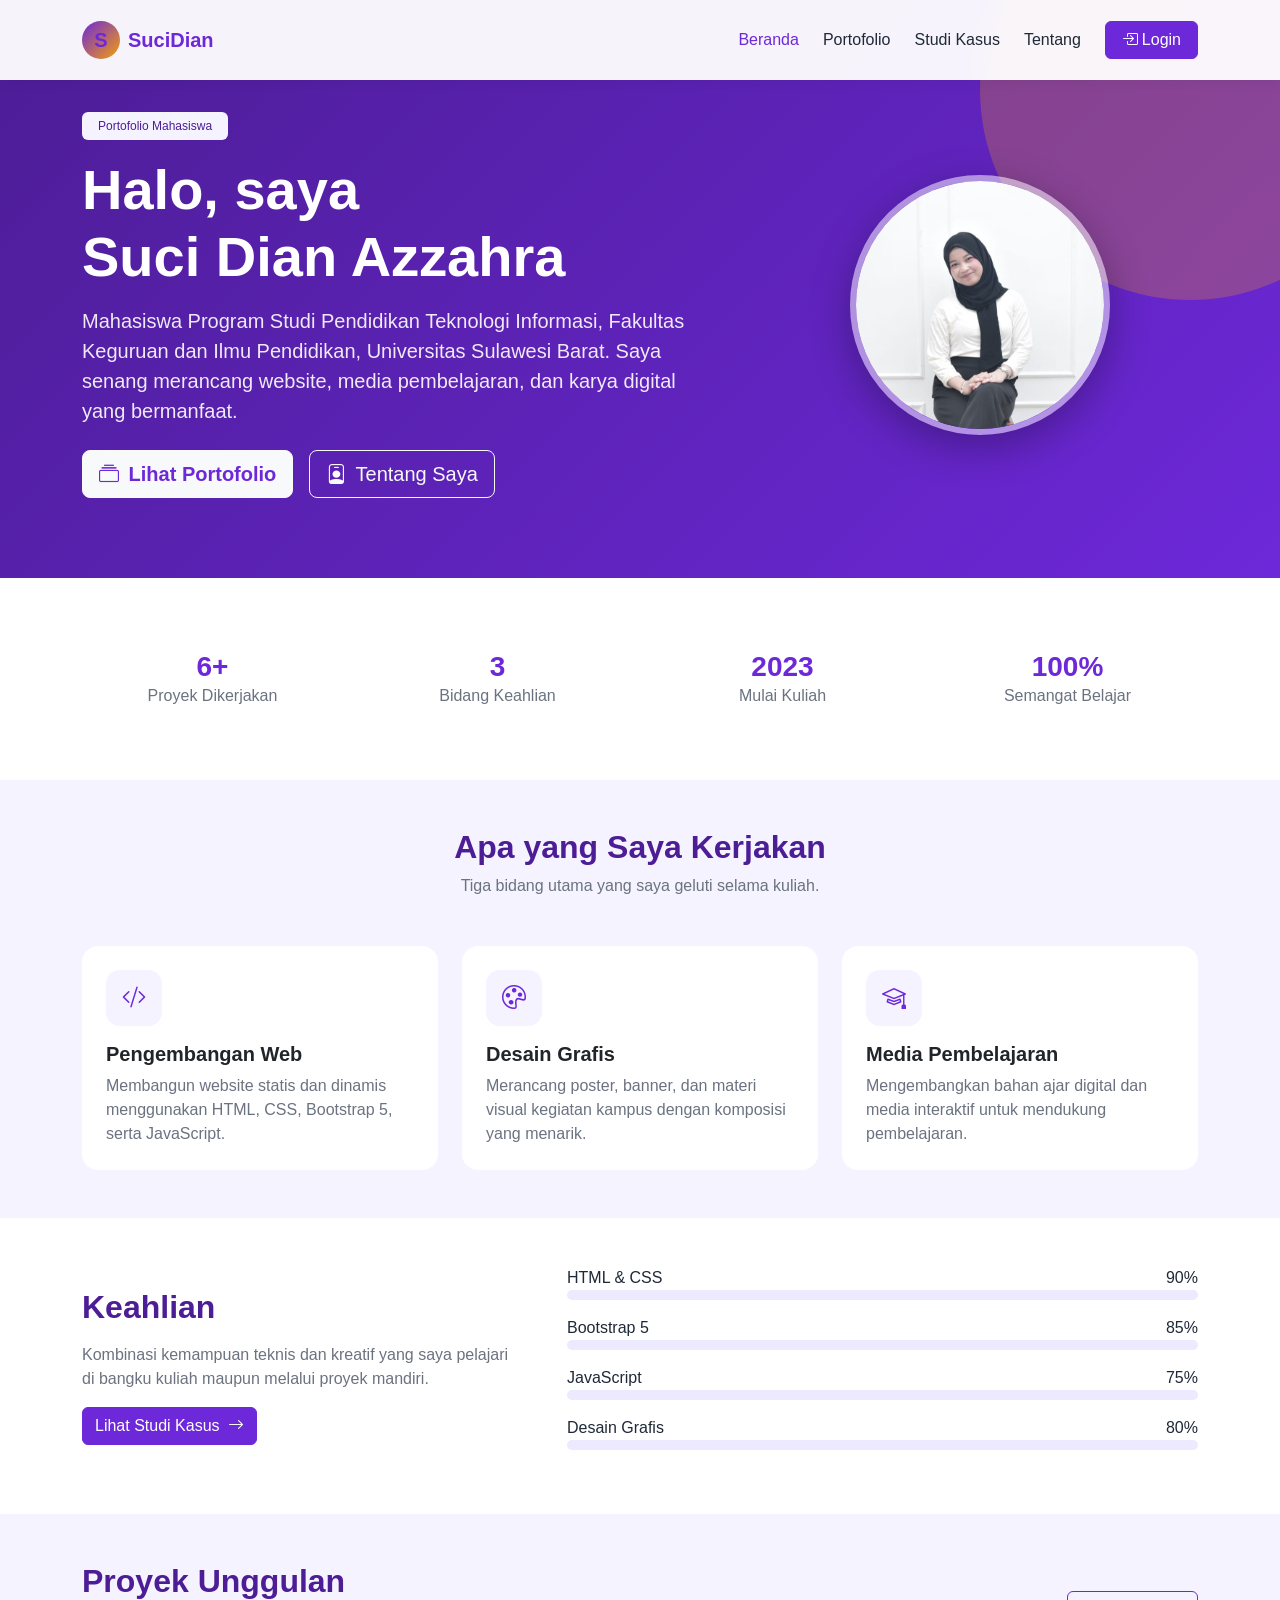
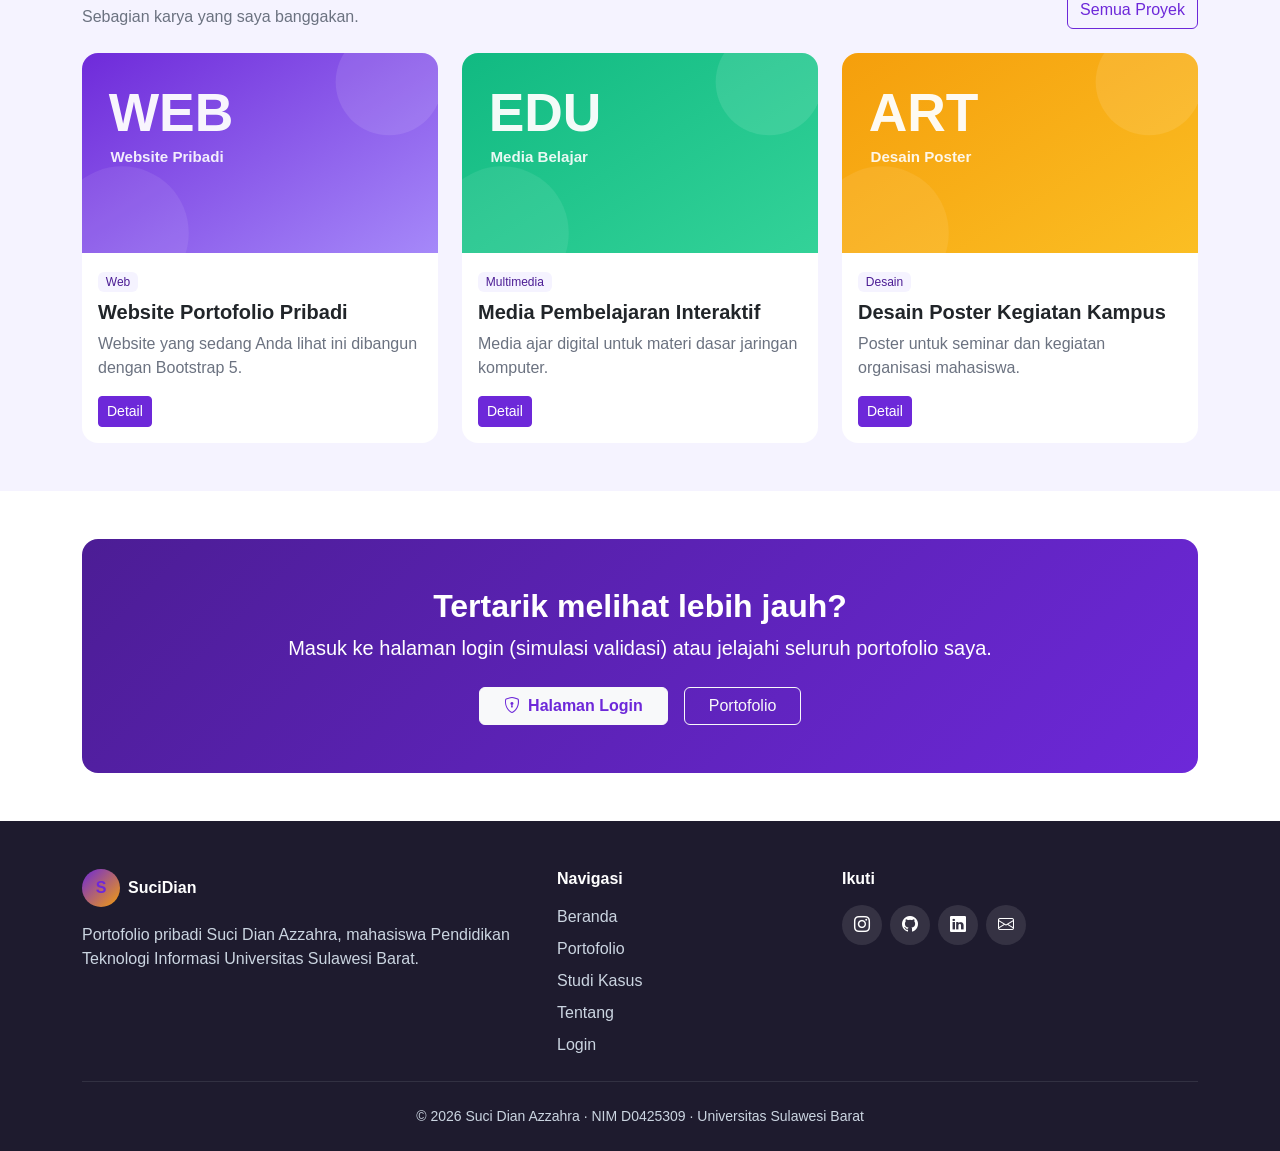
<file: index.html>
<!DOCTYPE html>
<html lang="id">
<head>
  <meta charset="UTF-8">
  <meta name="viewport" content="width=device-width, initial-scale=1">
  <meta name="description" content="Website portofolio pribadi Suci Dian Azzahra, mahasiswa Pendidikan Teknologi Informasi Universitas Sulawesi Barat.">
  <title>Beranda | Portofolio Suci Dian Azzahra</title>

  <!-- Bootstrap 5 CSS -->
  <link href="https://cdn.jsdelivr.net/npm/bootstrap@5.3.3/dist/css/bootstrap.min.css" rel="stylesheet">
  <!-- Bootstrap Icons -->
  <link href="https://cdn.jsdelivr.net/npm/bootstrap-icons@1.11.3/font/bootstrap-icons.min.css" rel="stylesheet">
  <!-- CSS kustom -->
  <link rel="stylesheet" href="css/style.css">
</head>
<body>

  <!-- ================= NAVBAR ================= -->
  <nav class="navbar navbar-expand-lg navbar-light fixed-top py-3">
    <div class="container">
      <a class="navbar-brand d-flex align-items-center gap-2 fw-bold" href="index.html">
        <span class="brand-logo">S</span>
        <span>Suci<span class="text-primary">Dian</span></span>
      </a>
      <button class="navbar-toggler" type="button" data-bs-toggle="collapse" data-bs-target="#navMenu"
              aria-controls="navMenu" aria-expanded="false" aria-label="Buka menu navigasi">
        <span class="navbar-toggler-icon"></span>
      </button>

      <div class="collapse navbar-collapse" id="navMenu">
        <ul class="navbar-nav ms-auto mb-2 mb-lg-0 align-items-lg-center gap-lg-2">
          <li class="nav-item"><a class="nav-link" href="index.html">Beranda</a></li>
          <li class="nav-item"><a class="nav-link" href="projects.html">Portofolio</a></li>
          <li class="nav-item"><a class="nav-link" href="detail.html">Studi Kasus</a></li>
          <li class="nav-item"><a class="nav-link" href="about.html">Tentang</a></li>
          <li class="nav-item ms-lg-2">
            <a class="btn btn-primary px-3" href="login.html">
              <i class="bi bi-box-arrow-in-right me-1"></i>Login
            </a>
          </li>
        </ul>
      </div>
    </div>
  </nav>

  <!-- ================= HERO SECTION ================= -->
  <header class="hero">
    <div class="container position-relative" style="z-index: 1;">
      <div class="row align-items-center g-5">
        <div class="col-lg-7 fade-up">
          <span class="badge badge-soft mb-3 px-3 py-2">Portofolio Mahasiswa</span>
          <h1 class="display-4 mb-3">Halo, saya <br>Suci Dian Azzahra</h1>
          <p class="lead mb-4">
            Mahasiswa Program Studi <strong>Pendidikan Teknologi Informasi</strong>,
            Fakultas Keguruan dan Ilmu Pendidikan, Universitas Sulawesi Barat.
            Saya senang merancang website, media pembelajaran, dan karya digital
            yang bermanfaat.
          </p>
          <div class="d-flex flex-wrap gap-3">
            <a href="projects.html" class="btn btn-light btn-lg fw-semibold text-primary">
              <i class="bi bi-collection me-1"></i> Lihat Portofolio
            </a>
            <a href="about.html" class="btn btn-outline-light btn-lg">
              <i class="bi bi-person-badge me-1"></i> Tentang Saya
            </a>
          </div>
        </div>
        <div class="col-lg-5 text-center fade-up">
          <img src="img/avatar.jpg" alt="Foto profil Suci Dian Azzahra" class="hero-avatar img-fluid">
        </div>
      </div>
    </div>
  </header>

  <!-- ================= STATISTIK SINGKAT ================= -->
  <section class="py-5">
    <div class="container">
      <div class="row g-4 text-center">
        <div class="col-6 col-md-3">
          <div class="card card-hover h-100 p-4">
            <h3 class="fw-bold text-primary mb-0">6+</h3>
            <p class="text-muted-soft mb-0">Proyek Dikerjakan</p>
          </div>
        </div>
        <div class="col-6 col-md-3">
          <div class="card card-hover h-100 p-4">
            <h3 class="fw-bold text-primary mb-0">3</h3>
            <p class="text-muted-soft mb-0">Bidang Keahlian</p>
          </div>
        </div>
        <div class="col-6 col-md-3">
          <div class="card card-hover h-100 p-4">
            <h3 class="fw-bold text-primary mb-0">2023</h3>
            <p class="text-muted-soft mb-0">Mulai Kuliah</p>
          </div>
        </div>
        <div class="col-6 col-md-3">
          <div class="card card-hover h-100 p-4">
            <h3 class="fw-bold text-primary mb-0">100%</h3>
            <p class="text-muted-soft mb-0">Semangat Belajar</p>
          </div>
        </div>
      </div>
    </div>
  </section>

  <!-- ================= APA YANG SAYA KERJAKAN ================= -->
  <section class="py-5 section-soft">
    <div class="container">
      <div class="text-center mb-5">
        <h2 class="section-title">Apa yang Saya Kerjakan</h2>
        <p class="text-muted-soft">Tiga bidang utama yang saya geluti selama kuliah.</p>
      </div>
      <div class="row g-4">
        <div class="col-md-4">
          <div class="card card-hover h-100 p-4">
            <div class="card-icon mb-3"><i class="bi bi-code-slash"></i></div>
            <h5 class="fw-bold">Pengembangan Web</h5>
            <p class="text-muted-soft mb-0">
              Membangun website statis dan dinamis menggunakan HTML, CSS,
              Bootstrap 5, serta JavaScript.
            </p>
          </div>
        </div>
        <div class="col-md-4">
          <div class="card card-hover h-100 p-4">
            <div class="card-icon mb-3"><i class="bi bi-palette"></i></div>
            <h5 class="fw-bold">Desain Grafis</h5>
            <p class="text-muted-soft mb-0">
              Merancang poster, banner, dan materi visual kegiatan
              kampus dengan komposisi yang menarik.
            </p>
          </div>
        </div>
        <div class="col-md-4">
          <div class="card card-hover h-100 p-4">
            <div class="card-icon mb-3"><i class="bi bi-mortarboard"></i></div>
            <h5 class="fw-bold">Media Pembelajaran</h5>
            <p class="text-muted-soft mb-0">
              Mengembangkan bahan ajar digital dan media interaktif
              untuk mendukung pembelajaran.
            </p>
          </div>
        </div>
      </div>
    </div>
  </section>

  <!-- ================= KEAHLIAN ================= -->
  <section class="py-5">
    <div class="container">
      <div class="row g-5 align-items-center">
        <div class="col-lg-5">
          <h2 class="section-title mb-3">Keahlian</h2>
          <p class="text-muted-soft">
            Kombinasi kemampuan teknis dan kreatif yang saya pelajari
            di bangku kuliah maupun melalui proyek mandiri.
          </p>
          <a href="detail.html" class="btn btn-primary">
            Lihat Studi Kasus <i class="bi bi-arrow-right ms-1"></i>
          </a>
        </div>
        <div class="col-lg-7">
          <div class="mb-3">
            <div class="d-flex justify-content-between"><span>HTML &amp; CSS</span><span>90%</span></div>
            <div class="skill-bar"><div class="progress-bar" style="width: 90%"></div></div>
          </div>
          <div class="mb-3">
            <div class="d-flex justify-content-between"><span>Bootstrap 5</span><span>85%</span></div>
            <div class="skill-bar"><div class="progress-bar" style="width: 85%"></div></div>
          </div>
          <div class="mb-3">
            <div class="d-flex justify-content-between"><span>JavaScript</span><span>75%</span></div>
            <div class="skill-bar"><div class="progress-bar" style="width: 75%"></div></div>
          </div>
          <div class="mb-3">
            <div class="d-flex justify-content-between"><span>Desain Grafis</span><span>80%</span></div>
            <div class="skill-bar"><div class="progress-bar" style="width: 80%"></div></div>
          </div>
        </div>
      </div>
    </div>
  </section>

  <!-- ================= PROYEK UNGGULAN ================= -->
  <section class="py-5 section-soft">
    <div class="container">
      <div class="d-flex flex-wrap justify-content-between align-items-end mb-4">
        <div>
          <h2 class="section-title mb-1">Proyek Unggulan</h2>
          <p class="text-muted-soft mb-0">Sebagian karya yang saya banggakan.</p>
        </div>
        <a href="projects.html" class="btn btn-outline-primary">Semua Proyek</a>
      </div>
      <div class="row g-4">
        <div class="col-md-4">
          <div class="card card-hover h-100">
            <img src="img/project-1.svg" class="portfolio-thumb w-100" alt="Thumbnail Website Pribadi">
            <div class="card-body">
              <span class="badge badge-soft mb-2">Web</span>
              <h5 class="card-title fw-bold">Website Portofolio Pribadi</h5>
              <p class="card-text text-muted-soft">Website yang sedang Anda lihat ini dibangun dengan Bootstrap 5.</p>
              <a href="detail.html" class="btn btn-sm btn-primary">Detail</a>
            </div>
          </div>
        </div>
        <div class="col-md-4">
          <div class="card card-hover h-100">
            <img src="img/project-4.svg" class="portfolio-thumb w-100" alt="Thumbnail Media Pembelajaran Interaktif">
            <div class="card-body">
              <span class="badge badge-soft mb-2">Multimedia</span>
              <h5 class="card-title fw-bold">Media Pembelajaran Interaktif</h5>
              <p class="card-text text-muted-soft">Media ajar digital untuk materi dasar jaringan komputer.</p>
              <a href="detail.html" class="btn btn-sm btn-primary">Detail</a>
            </div>
          </div>
        </div>
        <div class="col-md-4">
          <div class="card card-hover h-100">
            <img src="img/project-3.svg" class="portfolio-thumb w-100" alt="Thumbnail Desain Poster Kegiatan">
            <div class="card-body">
              <span class="badge badge-soft mb-2">Desain</span>
              <h5 class="card-title fw-bold">Desain Poster Kegiatan Kampus</h5>
              <p class="card-text text-muted-soft">Poster untuk seminar dan kegiatan organisasi mahasiswa.</p>
              <a href="detail.html" class="btn btn-sm btn-primary">Detail</a>
            </div>
          </div>
        </div>
      </div>
    </div>
  </section>

  <!-- ================= CALL TO ACTION ================= -->
  <section class="py-5">
    <div class="container">
      <div class="card p-5 text-center text-white" style="background: linear-gradient(135deg, var(--suci-primary-dark), var(--suci-primary));">
        <h2 class="fw-bold mb-2">Tertarik melihat lebih jauh?</h2>
        <p class="lead mb-4">Masuk ke halaman login (simulasi validasi) atau jelajahi seluruh portofolio saya.</p>
        <div class="d-flex justify-content-center flex-wrap gap-3">
          <a href="login.html" class="btn btn-light text-primary fw-semibold px-4">
            <i class="bi bi-shield-lock me-1"></i> Halaman Login
          </a>
          <a href="projects.html" class="btn btn-outline-light px-4">Portofolio</a>
        </div>
      </div>
    </div>
  </section>

  <!-- ================= FOOTER ================= -->
  <footer class="pt-5 pb-4">
    <div class="container">
      <div class="row g-4">
        <div class="col-lg-5">
          <a class="navbar-brand d-flex align-items-center gap-2 fw-bold text-white mb-3" href="index.html">
            <span class="brand-logo">S</span> SuciDian
          </a>
          <p class="mb-0">Portofolio pribadi Suci Dian Azzahra, mahasiswa Pendidikan Teknologi Informasi Universitas Sulawesi Barat.</p>
        </div>
        <div class="col-lg-3 col-sm-6">
          <h6 class="text-white fw-bold mb-3">Navigasi</h6>
          <ul class="list-unstyled d-flex flex-column gap-2 mb-0">
            <li><a href="index.html">Beranda</a></li>
            <li><a href="projects.html">Portofolio</a></li>
            <li><a href="detail.html">Studi Kasus</a></li>
            <li><a href="about.html">Tentang</a></li>
            <li><a href="login.html">Login</a></li>
          </ul>
        </div>
        <div class="col-lg-4 col-sm-6">
          <h6 class="text-white fw-bold mb-3">Ikuti</h6>
          <div class="d-flex gap-2">
            <a href="#" class="social-icon" aria-label="Instagram"><i class="bi bi-instagram"></i></a>
            <a href="#" class="social-icon" aria-label="GitHub"><i class="bi bi-github"></i></a>
            <a href="#" class="social-icon" aria-label="LinkedIn"><i class="bi bi-linkedin"></i></a>
            <a href="#" class="social-icon" aria-label="Email"><i class="bi bi-envelope"></i></a>
          </div>
        </div>
      </div>
      <hr class="border-secondary my-4">
      <p class="text-center mb-0 small">
        &copy; <span id="tahun"></span> Suci Dian Azzahra &middot; NIM D0425309 &middot; Universitas Sulawesi Barat
      </p>
    </div>
  </footer>

  <!-- Tombol kembali ke atas -->
  <button id="btnTop" class="btn btn-primary rounded-circle position-fixed d-none"
          style="right: 20px; bottom: 20px; width: 48px; height: 48px; z-index: 1050;"
          aria-label="Kembali ke atas">
    <i class="bi bi-arrow-up"></i>
  </button>

  <!-- Bootstrap 5 JS -->
  <script src="https://cdn.jsdelivr.net/npm/bootstrap@5.3.3/dist/js/bootstrap.bundle.min.js"></script>
  <!-- JS bersama -->
  <script src="js/main.js"></script>
</body>
</html>
</file>
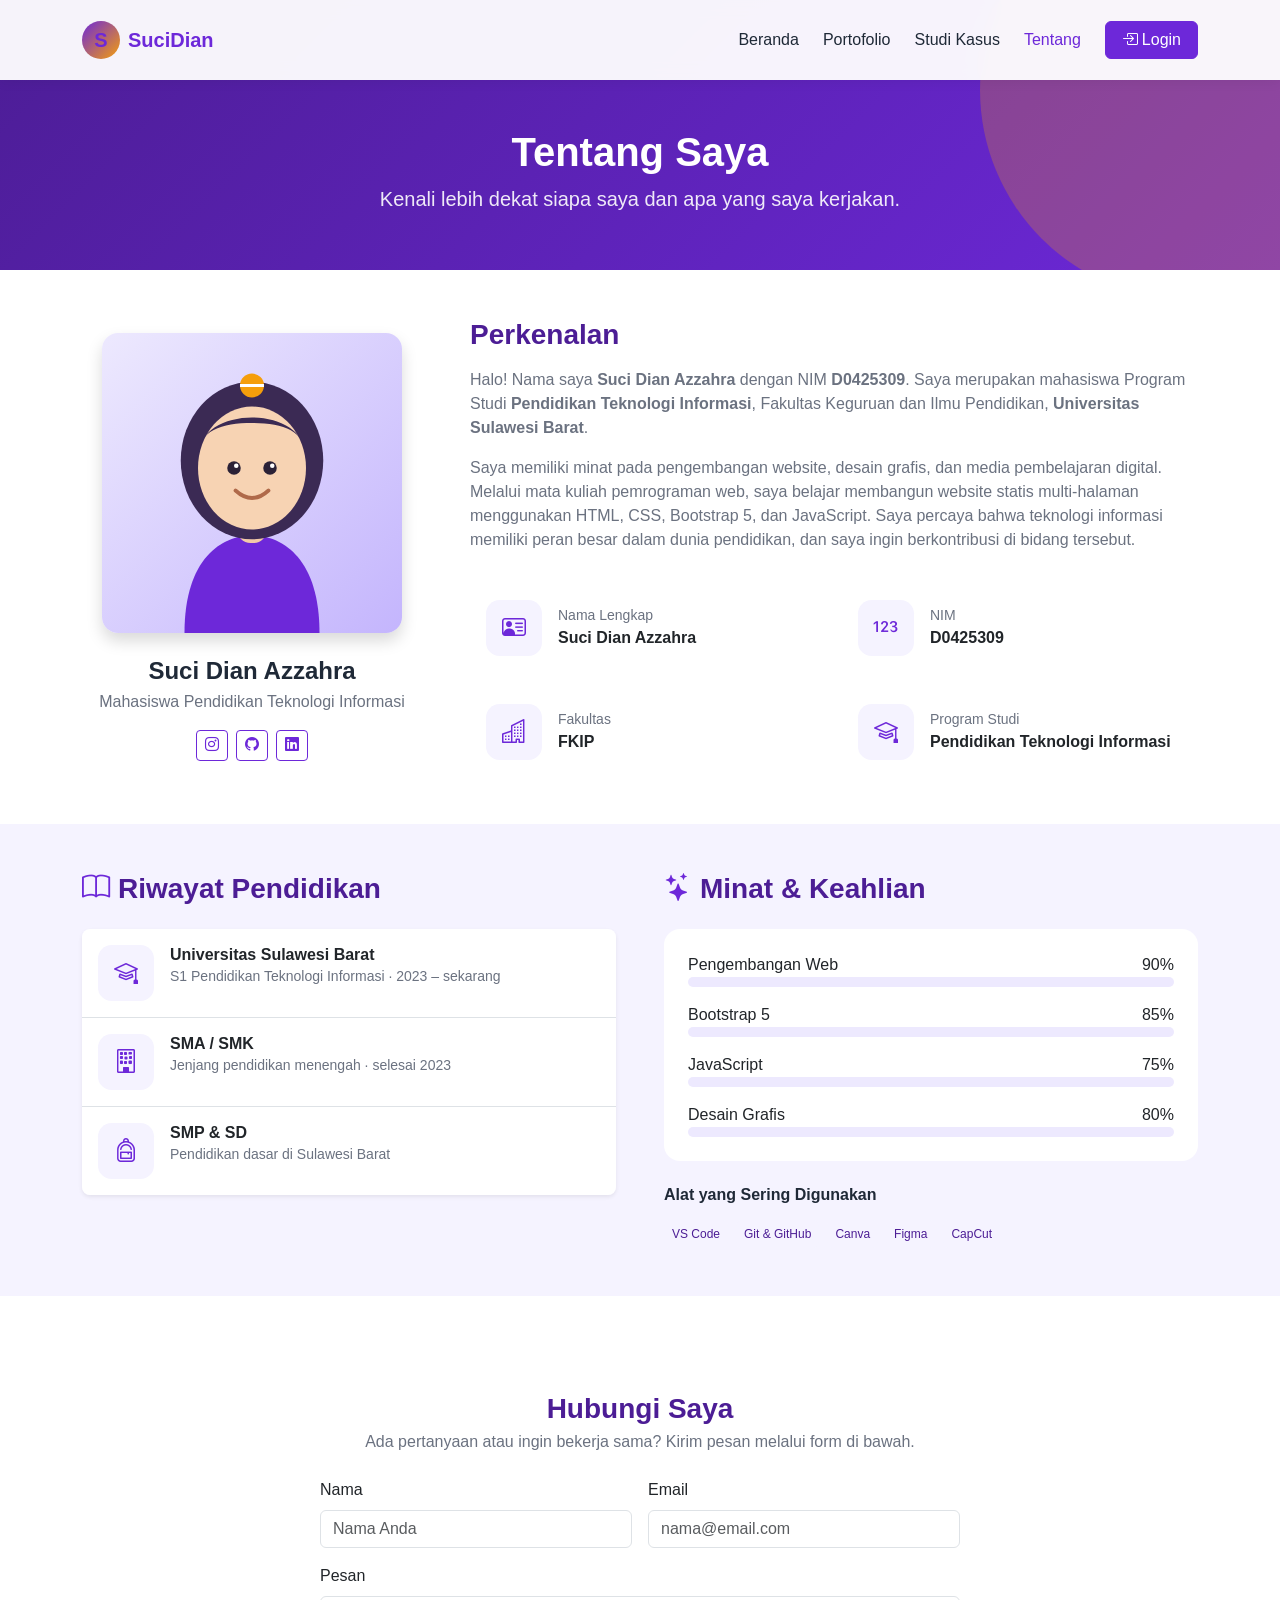
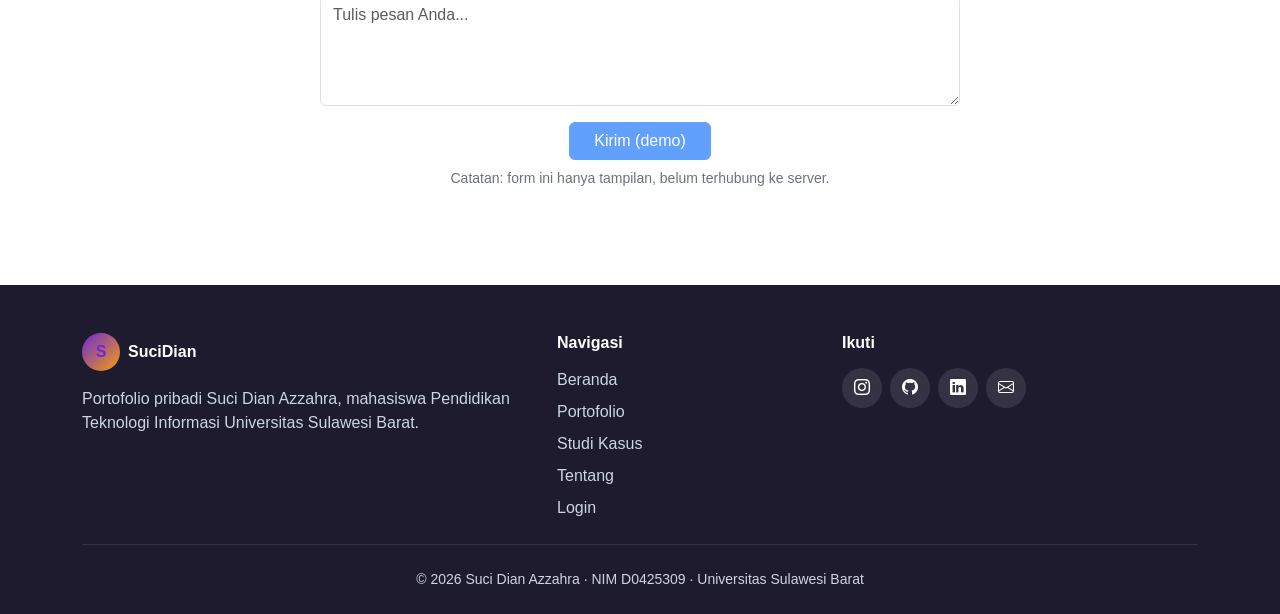
<file: about.html>
<!DOCTYPE html>
<html lang="id">
<head>
  <meta charset="UTF-8">
  <meta name="viewport" content="width=device-width, initial-scale=1">
  <meta name="description" content="Profil dan informasi tentang Suci Dian Azzahra, mahasiswa Pendidikan Teknologi Informasi.">
  <title>Tentang | Suci Dian Azzahra</title>

  <link href="https://cdn.jsdelivr.net/npm/bootstrap@5.3.3/dist/css/bootstrap.min.css" rel="stylesheet">
  <link href="https://cdn.jsdelivr.net/npm/bootstrap-icons@1.11.3/font/bootstrap-icons.min.css" rel="stylesheet">
  <link rel="stylesheet" href="css/style.css">
</head>
<body>

  <!-- ================= NAVBAR ================= -->
  <nav class="navbar navbar-expand-lg navbar-light fixed-top py-3">
    <div class="container">
      <a class="navbar-brand d-flex align-items-center gap-2 fw-bold" href="index.html">
        <span class="brand-logo">S</span>
        <span>Suci<span class="text-primary">Dian</span></span>
      </a>
      <button class="navbar-toggler" type="button" data-bs-toggle="collapse" data-bs-target="#navMenu"
              aria-controls="navMenu" aria-expanded="false" aria-label="Buka menu navigasi">
        <span class="navbar-toggler-icon"></span>
      </button>
      <div class="collapse navbar-collapse" id="navMenu">
        <ul class="navbar-nav ms-auto mb-2 mb-lg-0 align-items-lg-center gap-lg-2">
          <li class="nav-item"><a class="nav-link" href="index.html">Beranda</a></li>
          <li class="nav-item"><a class="nav-link" href="projects.html">Portofolio</a></li>
          <li class="nav-item"><a class="nav-link" href="detail.html">Studi Kasus</a></li>
          <li class="nav-item"><a class="nav-link" href="about.html">Tentang</a></li>
          <li class="nav-item ms-lg-2">
            <a class="btn btn-primary px-3" href="login.html">
              <i class="bi bi-box-arrow-in-right me-1"></i>Login
            </a>
          </li>
        </ul>
      </div>
    </div>
  </nav>

  <!-- ================= HEADER HALAMAN ================= -->
  <section class="hero" style="padding: 8rem 0 3.5rem;">
    <div class="container text-center position-relative" style="z-index: 1;">
      <h1 class="fw-bold mb-2">Tentang Saya</h1>
      <p class="lead mb-0">Kenali lebih dekat siapa saya dan apa yang saya kerjakan.</p>
    </div>
  </section>

  <!-- ================= PROFIL ================= -->
  <section class="py-5">
    <div class="container">
      <div class="row g-5 align-items-center">
        <div class="col-lg-4 text-center">
          <img src="img/avatar.svg" alt="Foto profil Suci Dian Azzahra" class="img-fluid rounded-4 shadow" style="max-width: 300px;">
          <h4 class="fw-bold mt-4 mb-1">Suci Dian Azzahra</h4>
          <p class="text-muted-soft mb-3">Mahasiswa Pendidikan Teknologi Informasi</p>
          <div class="d-flex justify-content-center gap-2">
            <a href="#" class="btn btn-outline-primary btn-sm"><i class="bi bi-instagram"></i></a>
            <a href="#" class="btn btn-outline-primary btn-sm"><i class="bi bi-github"></i></a>
            <a href="#" class="btn btn-outline-primary btn-sm"><i class="bi bi-linkedin"></i></a>
          </div>
        </div>

        <div class="col-lg-8">
          <h3 class="section-title mb-3">Perkenalan</h3>
          <p class="text-muted-soft">
            Halo! Nama saya <strong>Suci Dian Azzahra</strong> dengan NIM <strong>D0425309</strong>.
            Saya merupakan mahasiswa Program Studi <strong>Pendidikan Teknologi Informasi</strong>,
            Fakultas Keguruan dan Ilmu Pendidikan, <strong>Universitas Sulawesi Barat</strong>.
          </p>
          <p class="text-muted-soft">
            Saya memiliki minat pada pengembangan website, desain grafis, dan media
            pembelajaran digital. Melalui mata kuliah pemrograman web, saya belajar
            membangun website statis multi-halaman menggunakan HTML, CSS, Bootstrap 5,
            dan JavaScript. Saya percaya bahwa teknologi informasi memiliki peran besar
            dalam dunia pendidikan, dan saya ingin berkontribusi di bidang tersebut.
          </p>

          <!-- Biodata dalam bentuk list group Bootstrap -->
          <div class="row g-3 mt-2">
            <div class="col-sm-6">
              <div class="card card-hover p-3 h-100">
                <div class="d-flex align-items-center gap-3">
                  <div class="card-icon"><i class="bi bi-person-vcard"></i></div>
                  <div>
                    <small class="text-muted-soft d-block">Nama Lengkap</small>
                    <span class="fw-semibold">Suci Dian Azzahra</span>
                  </div>
                </div>
              </div>
            </div>
            <div class="col-sm-6">
              <div class="card card-hover p-3 h-100">
                <div class="d-flex align-items-center gap-3">
                  <div class="card-icon"><i class="bi bi-123"></i></div>
                  <div>
                    <small class="text-muted-soft d-block">NIM</small>
                    <span class="fw-semibold">D0425309</span>
                  </div>
                </div>
              </div>
            </div>
            <div class="col-sm-6">
              <div class="card card-hover p-3 h-100">
                <div class="d-flex align-items-center gap-3">
                  <div class="card-icon"><i class="bi bi-buildings"></i></div>
                  <div>
                    <small class="text-muted-soft d-block">Fakultas</small>
                    <span class="fw-semibold">FKIP</span>
                  </div>
                </div>
              </div>
            </div>
            <div class="col-sm-6">
              <div class="card card-hover p-3 h-100">
                <div class="d-flex align-items-center gap-3">
                  <div class="card-icon"><i class="bi bi-mortarboard"></i></div>
                  <div>
                    <small class="text-muted-soft d-block">Program Studi</small>
                    <span class="fw-semibold">Pendidikan Teknologi Informasi</span>
                  </div>
                </div>
              </div>
            </div>
          </div>
        </div>
      </div>
    </div>
  </section>

  <!-- ================= PENDIDIKAN ================= -->
  <section class="py-5 section-soft">
    <div class="container">
      <div class="row g-5">
        <div class="col-lg-6">
          <h3 class="section-title mb-4"><i class="bi bi-book text-primary me-2"></i>Riwayat Pendidikan</h3>
          <ul class="list-group list-group-flush shadow-sm rounded-3">
            <li class="list-group-item d-flex gap-3 py-3">
              <div class="card-icon flex-shrink-0"><i class="bi bi-mortarboard"></i></div>
              <div>
                <h6 class="fw-bold mb-0">Universitas Sulawesi Barat</h6>
                <small class="text-muted-soft">S1 Pendidikan Teknologi Informasi &middot; 2023 &ndash; sekarang</small>
              </div>
            </li>
            <li class="list-group-item d-flex gap-3 py-3">
              <div class="card-icon flex-shrink-0"><i class="bi bi-building"></i></div>
              <div>
                <h6 class="fw-bold mb-0">SMA / SMK</h6>
                <small class="text-muted-soft">Jenjang pendidikan menengah &middot; selesai 2023</small>
              </div>
            </li>
            <li class="list-group-item d-flex gap-3 py-3">
              <div class="card-icon flex-shrink-0"><i class="bi bi-backpack"></i></div>
              <div>
                <h6 class="fw-bold mb-0">SMP &amp; SD</h6>
                <small class="text-muted-soft">Pendidikan dasar di Sulawesi Barat</small>
              </div>
            </li>
          </ul>
        </div>

        <div class="col-lg-6">
          <h3 class="section-title mb-4"><i class="bi bi-stars text-primary me-2"></i>Minat &amp; Keahlian</h3>
          <div class="card p-4">
            <div class="mb-3">
              <div class="d-flex justify-content-between"><span>Pengembangan Web</span><span>90%</span></div>
              <div class="skill-bar"><div class="progress-bar" style="width: 90%"></div></div>
            </div>
            <div class="mb-3">
              <div class="d-flex justify-content-between"><span>Bootstrap 5</span><span>85%</span></div>
              <div class="skill-bar"><div class="progress-bar" style="width: 85%"></div></div>
            </div>
            <div class="mb-3">
              <div class="d-flex justify-content-between"><span>JavaScript</span><span>75%</span></div>
              <div class="skill-bar"><div class="progress-bar" style="width: 75%"></div></div>
            </div>
            <div class="mb-0">
              <div class="d-flex justify-content-between"><span>Desain Grafis</span><span>80%</span></div>
              <div class="skill-bar"><div class="progress-bar" style="width: 80%"></div></div>
            </div>
          </div>

          <h6 class="fw-bold mt-4 mb-3">Alat yang Sering Digunakan</h6>
          <div class="d-flex flex-wrap gap-2">
            <span class="badge badge-soft p-2">VS Code</span>
            <span class="badge badge-soft p-2">Git &amp; GitHub</span>
            <span class="badge badge-soft p-2">Canva</span>
            <span class="badge badge-soft p-2">Figma</span>
            <span class="badge badge-soft p-2">CapCut</span>
          </div>
        </div>
      </div>
    </div>
  </section>

  <!-- ================= KONTAK ================= -->
  <section class="py-5">
    <div class="container">
      <div class="row justify-content-center">
        <div class="col-lg-8">
          <div class="card p-4 p-md-5">
            <h3 class="section-title mb-1 text-center">Hubungi Saya</h3>
            <p class="text-muted-soft text-center mb-4">Ada pertanyaan atau ingin bekerja sama? Kirim pesan melalui form di bawah.</p>
            <!-- Form kontak (tanpa backend, hanya contoh tampilan) -->
            <form>
              <div class="row g-3">
                <div class="col-md-6">
                  <label for="nama" class="form-label">Nama</label>
                  <input type="text" class="form-control" id="nama" placeholder="Nama Anda">
                </div>
                <div class="col-md-6">
                  <label for="emailKontak" class="form-label">Email</label>
                  <input type="email" class="form-control" id="emailKontak" placeholder="nama@email.com">
                </div>
                <div class="col-12">
                  <label for="pesan" class="form-label">Pesan</label>
                  <textarea class="form-control" id="pesan" rows="4" placeholder="Tulis pesan Anda..."></textarea>
                </div>
                <div class="col-12 text-center">
                  <button type="button" class="btn btn-primary px-4" disabled>Kirim (demo)</button>
                  <p class="text-muted-soft small mt-2 mb-0">Catatan: form ini hanya tampilan, belum terhubung ke server.</p>
                </div>
              </div>
            </form>
          </div>
        </div>
      </div>
    </div>
  </section>

  <!-- ================= FOOTER ================= -->
  <footer class="pt-5 pb-4">
    <div class="container">
      <div class="row g-4">
        <div class="col-lg-5">
          <a class="navbar-brand d-flex align-items-center gap-2 fw-bold text-white mb-3" href="index.html">
            <span class="brand-logo">S</span> SuciDian
          </a>
          <p class="mb-0">Portofolio pribadi Suci Dian Azzahra, mahasiswa Pendidikan Teknologi Informasi Universitas Sulawesi Barat.</p>
        </div>
        <div class="col-lg-3 col-sm-6">
          <h6 class="text-white fw-bold mb-3">Navigasi</h6>
          <ul class="list-unstyled d-flex flex-column gap-2 mb-0">
            <li><a href="index.html">Beranda</a></li>
            <li><a href="projects.html">Portofolio</a></li>
            <li><a href="detail.html">Studi Kasus</a></li>
            <li><a href="about.html">Tentang</a></li>
            <li><a href="login.html">Login</a></li>
          </ul>
        </div>
        <div class="col-lg-4 col-sm-6">
          <h6 class="text-white fw-bold mb-3">Ikuti</h6>
          <div class="d-flex gap-2">
            <a href="#" class="social-icon" aria-label="Instagram"><i class="bi bi-instagram"></i></a>
            <a href="#" class="social-icon" aria-label="GitHub"><i class="bi bi-github"></i></a>
            <a href="#" class="social-icon" aria-label="LinkedIn"><i class="bi bi-linkedin"></i></a>
            <a href="#" class="social-icon" aria-label="Email"><i class="bi bi-envelope"></i></a>
          </div>
        </div>
      </div>
      <hr class="border-secondary my-4">
      <p class="text-center mb-0 small">
        &copy; <span id="tahun"></span> Suci Dian Azzahra &middot; NIM D0425309 &middot; Universitas Sulawesi Barat
      </p>
    </div>
  </footer>

  <button id="btnTop" class="btn btn-primary rounded-circle position-fixed d-none"
          style="right: 20px; bottom: 20px; width: 48px; height: 48px; z-index: 1050;"
          aria-label="Kembali ke atas">
    <i class="bi bi-arrow-up"></i>
  </button>

  <script src="https://cdn.jsdelivr.net/npm/bootstrap@5.3.3/dist/js/bootstrap.bundle.min.js"></script>
  <script src="js/main.js"></script>
</body>
</html>
</file>
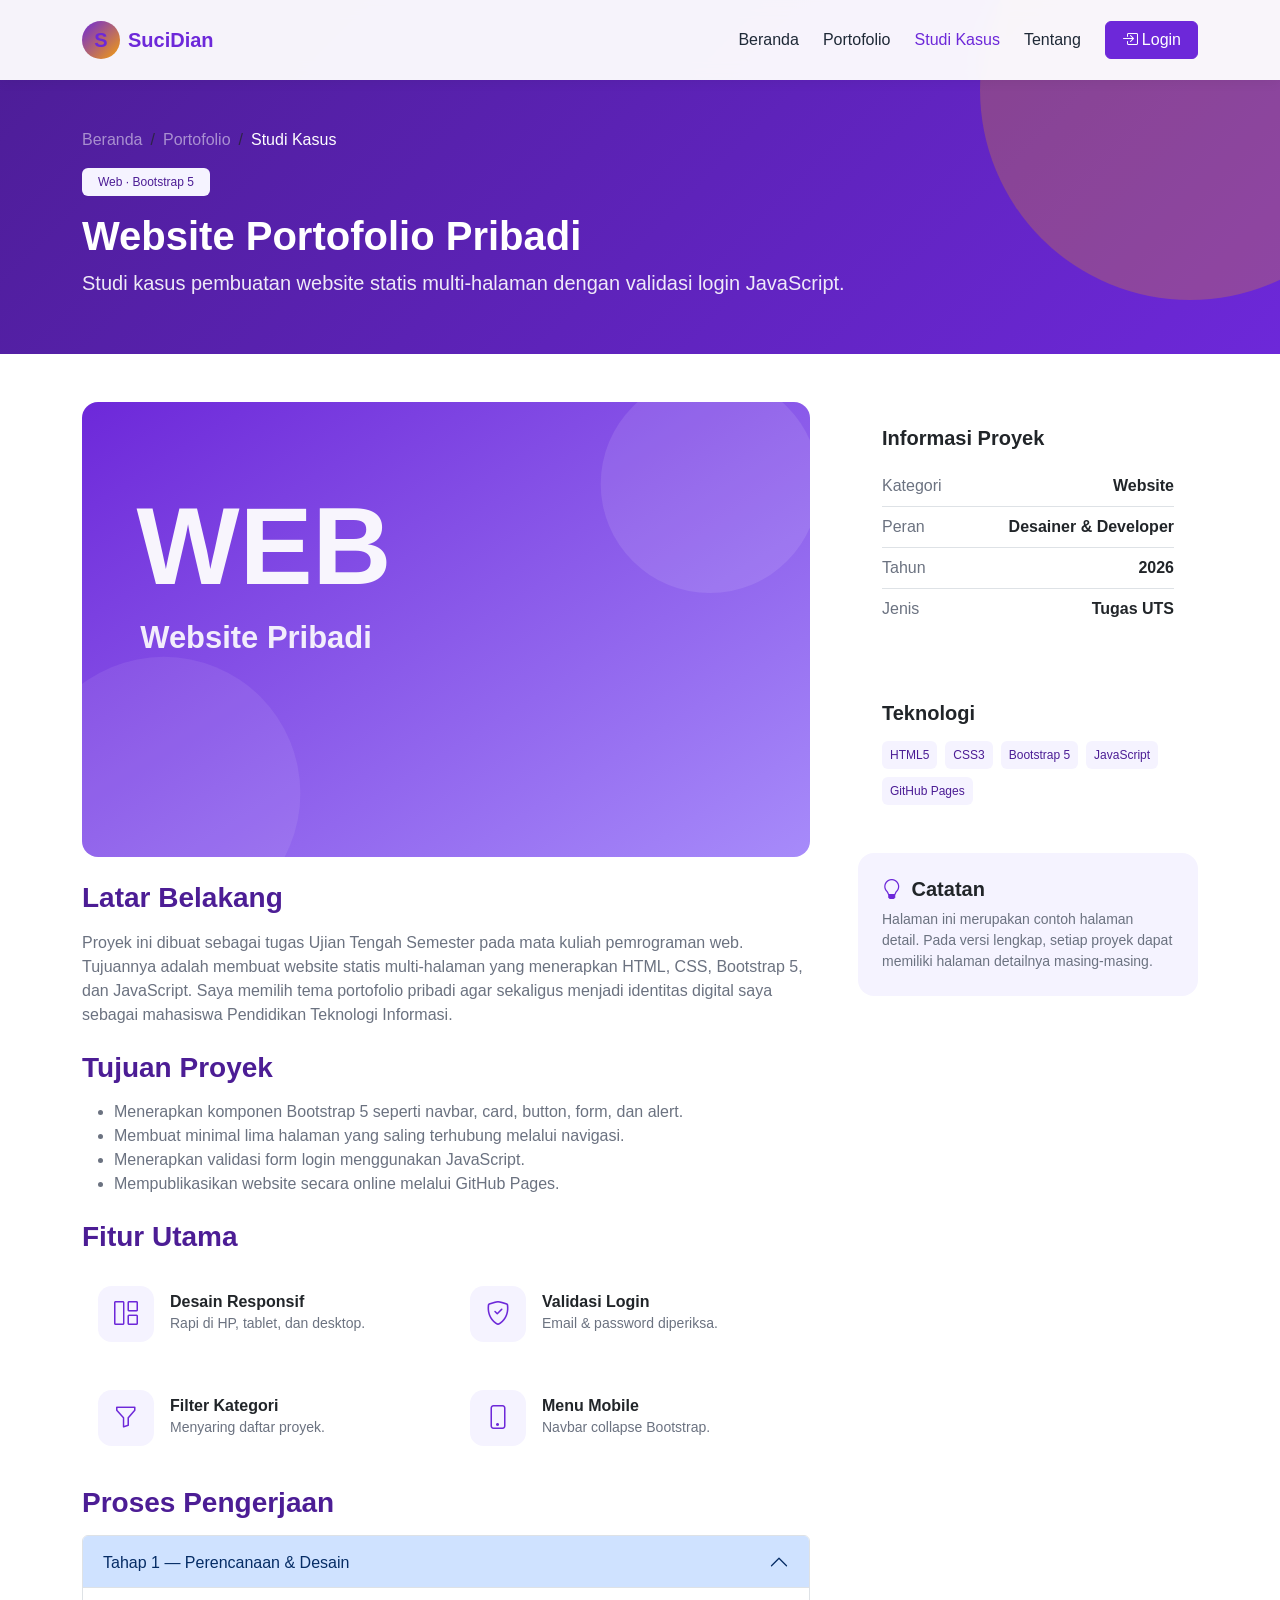
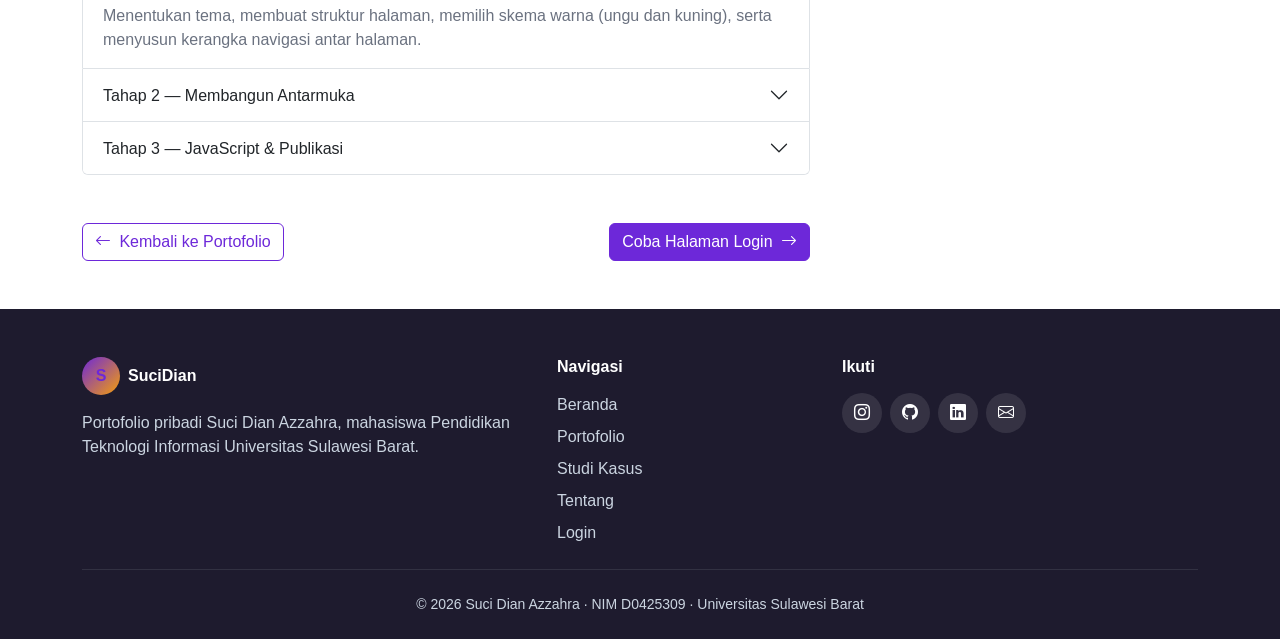
<file: detail.html>
<!DOCTYPE html>
<html lang="id">
<head>
  <meta charset="UTF-8">
  <meta name="viewport" content="width=device-width, initial-scale=1">
  <meta name="description" content="Studi kasus proyek Website Portofolio Pribadi karya Suci Dian Azzahra.">
  <title>Studi Kasus | Suci Dian Azzahra</title>

  <link href="https://cdn.jsdelivr.net/npm/bootstrap@5.3.3/dist/css/bootstrap.min.css" rel="stylesheet">
  <link href="https://cdn.jsdelivr.net/npm/bootstrap-icons@1.11.3/font/bootstrap-icons.min.css" rel="stylesheet">
  <link rel="stylesheet" href="css/style.css">
</head>
<body>

  <!-- ================= NAVBAR ================= -->
  <nav class="navbar navbar-expand-lg navbar-light fixed-top py-3">
    <div class="container">
      <a class="navbar-brand d-flex align-items-center gap-2 fw-bold" href="index.html">
        <span class="brand-logo">S</span>
        <span>Suci<span class="text-primary">Dian</span></span>
      </a>
      <button class="navbar-toggler" type="button" data-bs-toggle="collapse" data-bs-target="#navMenu"
              aria-controls="navMenu" aria-expanded="false" aria-label="Buka menu navigasi">
        <span class="navbar-toggler-icon"></span>
      </button>
      <div class="collapse navbar-collapse" id="navMenu">
        <ul class="navbar-nav ms-auto mb-2 mb-lg-0 align-items-lg-center gap-lg-2">
          <li class="nav-item"><a class="nav-link" href="index.html">Beranda</a></li>
          <li class="nav-item"><a class="nav-link" href="projects.html">Portofolio</a></li>
          <li class="nav-item"><a class="nav-link" href="detail.html">Studi Kasus</a></li>
          <li class="nav-item"><a class="nav-link" href="about.html">Tentang</a></li>
          <li class="nav-item ms-lg-2">
            <a class="btn btn-primary px-3" href="login.html">
              <i class="bi bi-box-arrow-in-right me-1"></i>Login
            </a>
          </li>
        </ul>
      </div>
    </div>
  </nav>

  <!-- ================= JUDUL & BREADCRUMB ================= -->
  <section class="hero" style="padding: 8rem 0 3.5rem;">
    <div class="container position-relative" style="z-index: 1;">
      <!-- Breadcrumb Bootstrap -->
      <nav aria-label="breadcrumb">
        <ol class="breadcrumb">
          <li class="breadcrumb-item"><a href="index.html" class="text-white-50 text-decoration-none">Beranda</a></li>
          <li class="breadcrumb-item"><a href="projects.html" class="text-white-50 text-decoration-none">Portofolio</a></li>
          <li class="breadcrumb-item active text-white" aria-current="page">Studi Kasus</li>
        </ol>
      </nav>
      <span class="badge badge-soft mb-3 px-3 py-2">Web &middot; Bootstrap 5</span>
      <h1 class="fw-bold mb-2">Website Portofolio Pribadi</h1>
      <p class="lead mb-0">Studi kasus pembuatan website statis multi-halaman dengan validasi login JavaScript.</p>
    </div>
  </section>

  <!-- ================= ISI DETAIL ================= -->
  <section class="py-5">
    <div class="container">
      <div class="row g-5">

        <!-- Konten utama -->
        <div class="col-lg-8">
          <img src="img/project-1.svg" class="img-fluid rounded-4 mb-4 w-100" alt="Pratinjau Website Portofolio Pribadi">

          <h3 class="section-title mb-3">Latar Belakang</h3>
          <p class="text-muted-soft">
            Proyek ini dibuat sebagai tugas Ujian Tengah Semester pada mata kuliah
            pemrograman web. Tujuannya adalah membuat website statis multi-halaman
            yang menerapkan HTML, CSS, Bootstrap 5, dan JavaScript. Saya memilih tema
            portofolio pribadi agar sekaligus menjadi identitas digital saya sebagai
            mahasiswa Pendidikan Teknologi Informasi.
          </p>

          <h3 class="section-title mt-4 mb-3">Tujuan Proyek</h3>
          <ul class="text-muted-soft">
            <li>Menerapkan komponen Bootstrap 5 seperti navbar, card, button, form, dan alert.</li>
            <li>Membuat minimal lima halaman yang saling terhubung melalui navigasi.</li>
            <li>Menerapkan validasi form login menggunakan JavaScript.</li>
            <li>Mempublikasikan website secara online melalui GitHub Pages.</li>
          </ul>

          <h3 class="section-title mt-4 mb-3">Fitur Utama</h3>
          <div class="row g-3 mb-4">
            <div class="col-sm-6">
              <div class="card card-hover h-100 p-3">
                <div class="d-flex align-items-center gap-3">
                  <div class="card-icon"><i class="bi bi-grid-1x2"></i></div>
                  <div>
                    <h6 class="mb-0 fw-bold">Desain Responsif</h6>
                    <small class="text-muted-soft">Rapi di HP, tablet, dan desktop.</small>
                  </div>
                </div>
              </div>
            </div>
            <div class="col-sm-6">
              <div class="card card-hover h-100 p-3">
                <div class="d-flex align-items-center gap-3">
                  <div class="card-icon"><i class="bi bi-shield-check"></i></div>
                  <div>
                    <h6 class="mb-0 fw-bold">Validasi Login</h6>
                    <small class="text-muted-soft">Email &amp; password diperiksa.</small>
                  </div>
                </div>
              </div>
            </div>
            <div class="col-sm-6">
              <div class="card card-hover h-100 p-3">
                <div class="d-flex align-items-center gap-3">
                  <div class="card-icon"><i class="bi bi-funnel"></i></div>
                  <div>
                    <h6 class="mb-0 fw-bold">Filter Kategori</h6>
                    <small class="text-muted-soft">Menyaring daftar proyek.</small>
                  </div>
                </div>
              </div>
            </div>
            <div class="col-sm-6">
              <div class="card card-hover h-100 p-3">
                <div class="d-flex align-items-center gap-3">
                  <div class="card-icon"><i class="bi bi-phone"></i></div>
                  <div>
                    <h6 class="mb-0 fw-bold">Menu Mobile</h6>
                    <small class="text-muted-soft">Navbar collapse Bootstrap.</small>
                  </div>
                </div>
              </div>
            </div>
          </div>

          <h3 class="section-title mt-4 mb-3">Proses Pengerjaan</h3>
          <!-- Accordion Bootstrap untuk menjelaskan tahapan -->
          <div class="accordion" id="accordionProses">
            <div class="accordion-item">
              <h2 class="accordion-header">
                <button class="accordion-button" type="button" data-bs-toggle="collapse" data-bs-target="#tahap1">
                  Tahap 1 &mdash; Perencanaan &amp; Desain
                </button>
              </h2>
              <div id="tahap1" class="accordion-collapse collapse show" data-bs-parent="#accordionProses">
                <div class="accordion-body text-muted-soft">
                  Menentukan tema, membuat struktur halaman, memilih skema warna
                  (ungu dan kuning), serta menyusun kerangka navigasi antar halaman.
                </div>
              </div>
            </div>
            <div class="accordion-item">
              <h2 class="accordion-header">
                <button class="accordion-button collapsed" type="button" data-bs-toggle="collapse" data-bs-target="#tahap2">
                  Tahap 2 &mdash; Membangun Antarmuka
                </button>
              </h2>
              <div id="tahap2" class="accordion-collapse collapse" data-bs-parent="#accordionProses">
                <div class="accordion-body text-muted-soft">
                  Menyusun HTML dengan komponen Bootstrap 5: navbar, hero section,
                  card grid, form, dan footer. Ditambah CSS kustom untuk warna brand.
                </div>
              </div>
            </div>
            <div class="accordion-item">
              <h2 class="accordion-header">
                <button class="accordion-button collapsed" type="button" data-bs-toggle="collapse" data-bs-target="#tahap3">
                  Tahap 3 &mdash; JavaScript &amp; Publikasi
                </button>
              </h2>
              <div id="tahap3" class="accordion-collapse collapse" data-bs-parent="#accordionProses">
                <div class="accordion-body text-muted-soft">
                  Menambahkan validasi form login, filter proyek, lalu mengunggah
                  proyek ke GitHub dan mengaktifkan GitHub Pages.
                </div>
              </div>
            </div>
          </div>

          <!-- Navigasi kembali / lanjut -->
          <div class="d-flex justify-content-between mt-5">
            <a href="projects.html" class="btn btn-outline-primary">
              <i class="bi bi-arrow-left me-1"></i> Kembali ke Portofolio
            </a>
            <a href="login.html" class="btn btn-primary">
              Coba Halaman Login <i class="bi bi-arrow-right ms-1"></i>
            </a>
          </div>
        </div>

        <!-- Sidebar informasi -->
        <div class="col-lg-4">
          <div class="card p-4 mb-4">
            <h5 class="fw-bold mb-3">Informasi Proyek</h5>
            <ul class="list-unstyled mb-0">
              <li class="d-flex justify-content-between border-bottom py-2">
                <span class="text-muted-soft">Kategori</span><span class="fw-semibold">Website</span>
              </li>
              <li class="d-flex justify-content-between border-bottom py-2">
                <span class="text-muted-soft">Peran</span><span class="fw-semibold">Desainer &amp; Developer</span>
              </li>
              <li class="d-flex justify-content-between border-bottom py-2">
                <span class="text-muted-soft">Tahun</span><span class="fw-semibold">2026</span>
              </li>
              <li class="d-flex justify-content-between py-2">
                <span class="text-muted-soft">Jenis</span><span class="fw-semibold">Tugas UTS</span>
              </li>
            </ul>
          </div>

          <div class="card p-4 mb-4">
            <h5 class="fw-bold mb-3">Teknologi</h5>
            <div class="d-flex flex-wrap gap-2">
              <span class="badge badge-soft p-2">HTML5</span>
              <span class="badge badge-soft p-2">CSS3</span>
              <span class="badge badge-soft p-2">Bootstrap 5</span>
              <span class="badge badge-soft p-2">JavaScript</span>
              <span class="badge badge-soft p-2">GitHub Pages</span>
            </div>
          </div>

          <div class="card p-4" style="background: var(--suci-soft);">
            <h5 class="fw-bold mb-2"><i class="bi bi-lightbulb text-primary me-1"></i> Catatan</h5>
            <p class="text-muted-soft mb-0 small">
              Halaman ini merupakan contoh halaman detail. Pada versi lengkap,
              setiap proyek dapat memiliki halaman detailnya masing-masing.
            </p>
          </div>
        </div>

      </div>
    </div>
  </section>

  <!-- ================= FOOTER ================= -->
  <footer class="pt-5 pb-4">
    <div class="container">
      <div class="row g-4">
        <div class="col-lg-5">
          <a class="navbar-brand d-flex align-items-center gap-2 fw-bold text-white mb-3" href="index.html">
            <span class="brand-logo">S</span> SuciDian
          </a>
          <p class="mb-0">Portofolio pribadi Suci Dian Azzahra, mahasiswa Pendidikan Teknologi Informasi Universitas Sulawesi Barat.</p>
        </div>
        <div class="col-lg-3 col-sm-6">
          <h6 class="text-white fw-bold mb-3">Navigasi</h6>
          <ul class="list-unstyled d-flex flex-column gap-2 mb-0">
            <li><a href="index.html">Beranda</a></li>
            <li><a href="projects.html">Portofolio</a></li>
            <li><a href="detail.html">Studi Kasus</a></li>
            <li><a href="about.html">Tentang</a></li>
            <li><a href="login.html">Login</a></li>
          </ul>
        </div>
        <div class="col-lg-4 col-sm-6">
          <h6 class="text-white fw-bold mb-3">Ikuti</h6>
          <div class="d-flex gap-2">
            <a href="#" class="social-icon" aria-label="Instagram"><i class="bi bi-instagram"></i></a>
            <a href="#" class="social-icon" aria-label="GitHub"><i class="bi bi-github"></i></a>
            <a href="#" class="social-icon" aria-label="LinkedIn"><i class="bi bi-linkedin"></i></a>
            <a href="#" class="social-icon" aria-label="Email"><i class="bi bi-envelope"></i></a>
          </div>
        </div>
      </div>
      <hr class="border-secondary my-4">
      <p class="text-center mb-0 small">
        &copy; <span id="tahun"></span> Suci Dian Azzahra &middot; NIM D0425309 &middot; Universitas Sulawesi Barat
      </p>
    </div>
  </footer>

  <button id="btnTop" class="btn btn-primary rounded-circle position-fixed d-none"
          style="right: 20px; bottom: 20px; width: 48px; height: 48px; z-index: 1050;"
          aria-label="Kembali ke atas">
    <i class="bi bi-arrow-up"></i>
  </button>

  <script src="https://cdn.jsdelivr.net/npm/bootstrap@5.3.3/dist/js/bootstrap.bundle.min.js"></script>
  <script src="js/main.js"></script>
</body>
</html>
</file>
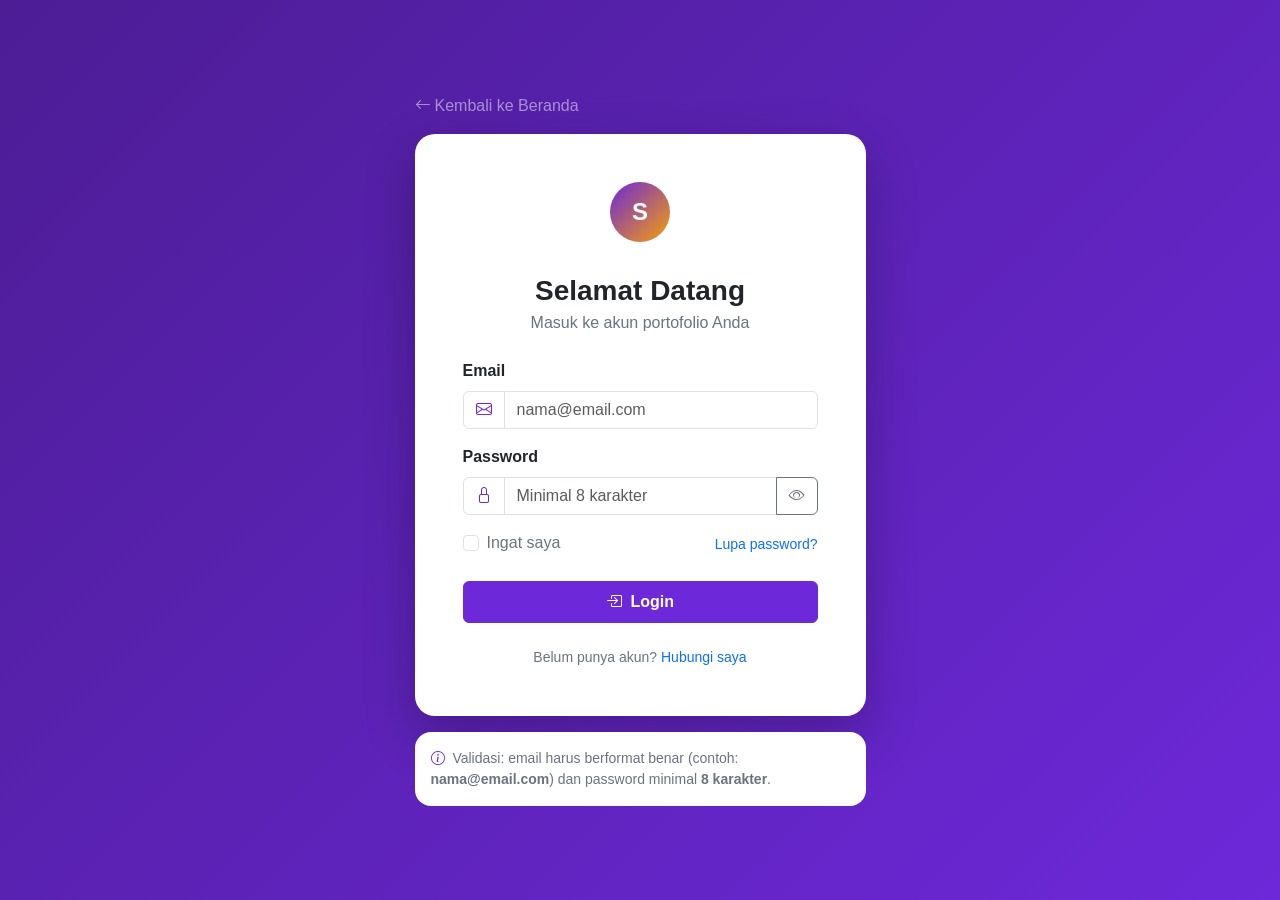
<file: login.html>
<!DOCTYPE html>
<html lang="id">
<head>
  <meta charset="UTF-8">
  <meta name="viewport" content="width=device-width, initial-scale=1">
  <meta name="description" content="Halaman login dengan validasi form JavaScript - Portofolio Suci Dian Azzahra.">
  <title>Login | Suci Dian Azzahra</title>

  <link href="https://cdn.jsdelivr.net/npm/bootstrap@5.3.3/dist/css/bootstrap.min.css" rel="stylesheet">
  <link href="https://cdn.jsdelivr.net/npm/bootstrap-icons@1.11.3/font/bootstrap-icons.min.css" rel="stylesheet">
  <link rel="stylesheet" href="css/style.css">
</head>
<body>

  <!-- ================= LAYAR LOGIN ================= -->
  <div class="login-wrapper d-flex align-items-center py-5">
    <div class="container">
      <div class="row justify-content-center">
        <div class="col-lg-5 col-md-7">

          <!-- Tombol kembali ke beranda -->
          <a href="index.html" class="text-white-50 text-decoration-none d-inline-flex align-items-center mb-3">
            <i class="bi bi-arrow-left me-1"></i> Kembali ke Beranda
          </a>

          <div class="card login-card p-4 p-md-5">
            <!-- Judul -->
            <div class="text-center mb-4">
              <span class="brand-logo mb-3" style="width: 60px; height: 60px; font-size: 1.5rem;">S</span>
              <h3 class="fw-bold mt-3 mb-1">Selamat Datang</h3>
              <p class="text-muted-soft mb-0">Masuk ke akun portofolio Anda</p>
            </div>

            <!-- Kotak pesan (alert). Disembunyikan dulu, diisi oleh JavaScript. -->
            <div id="formAlert" class="alert d-none" role="alert"></div>

            <!-- Form login. novalidate mematikan validasi bawaan browser
                 agar validasi sepenuhnya dilakukan oleh JavaScript. -->
            <form id="loginForm" novalidate>

              <!-- Input Email -->
              <div class="mb-3">
                <label for="email" class="form-label fw-semibold">Email</label>
                <div class="input-group has-validation">
                  <span class="input-group-text bg-white"><i class="bi bi-envelope text-primary"></i></span>
                  <input type="email" class="form-control" id="email" name="email"
                         placeholder="nama@email.com" autocomplete="username">
                  <div class="invalid-feedback" id="emailError"></div>
                </div>
              </div>

              <!-- Input Password -->
              <div class="mb-3">
                <label for="password" class="form-label fw-semibold">Password</label>
                <div class="input-group has-validation">
                  <span class="input-group-text bg-white"><i class="bi bi-lock text-primary"></i></span>
                  <input type="password" class="form-control" id="password" name="password"
                         placeholder="Minimal 8 karakter" autocomplete="current-password">
                  <!-- Tombol lihat/sembunyikan password -->
                  <button class="btn btn-outline-secondary" type="button" id="togglePassword" tabindex="-1"
                          aria-label="Tampilkan atau sembunyikan password">
                    <i class="bi bi-eye" id="eyeIcon"></i>
                  </button>
                  <div class="invalid-feedback" id="passwordError"></div>
                </div>
              </div>

              <!-- Ingat saya & lupa password -->
              <div class="d-flex justify-content-between align-items-center mb-4">
                <div class="form-check">
                  <input class="form-check-input" type="checkbox" id="ingat">
                  <label class="form-check-label text-muted-soft" for="ingat">Ingat saya</label>
                </div>
                <a href="#" class="link-primary small">Lupa password?</a>
              </div>

              <!-- Tombol Login -->
              <button type="submit" class="btn btn-primary w-100 py-2 fw-semibold">
                <i class="bi bi-box-arrow-in-right me-1"></i> Login
              </button>
            </form>

            <p class="text-center text-muted-soft mt-4 mb-0 small">
              Belum punya akun? <a href="about.html" class="link-primary">Hubungi saya</a>
            </p>
          </div>

          <!-- Info aturan validasi -->
          <div class="card mt-3 p-3">
            <p class="mb-0 small text-muted-soft">
              <i class="bi bi-info-circle text-primary me-1"></i>
              Validasi: email harus berformat benar (contoh: <strong>nama@email.com</strong>) dan
              password minimal <strong>8 karakter</strong>.
            </p>
          </div>

        </div>
      </div>
    </div>
  </div>

  <script src="https://cdn.jsdelivr.net/npm/bootstrap@5.3.3/dist/js/bootstrap.bundle.min.js"></script>
  <!-- JS khusus validasi login -->
  <script src="js/login.js"></script>
</body>
</html>
</file>
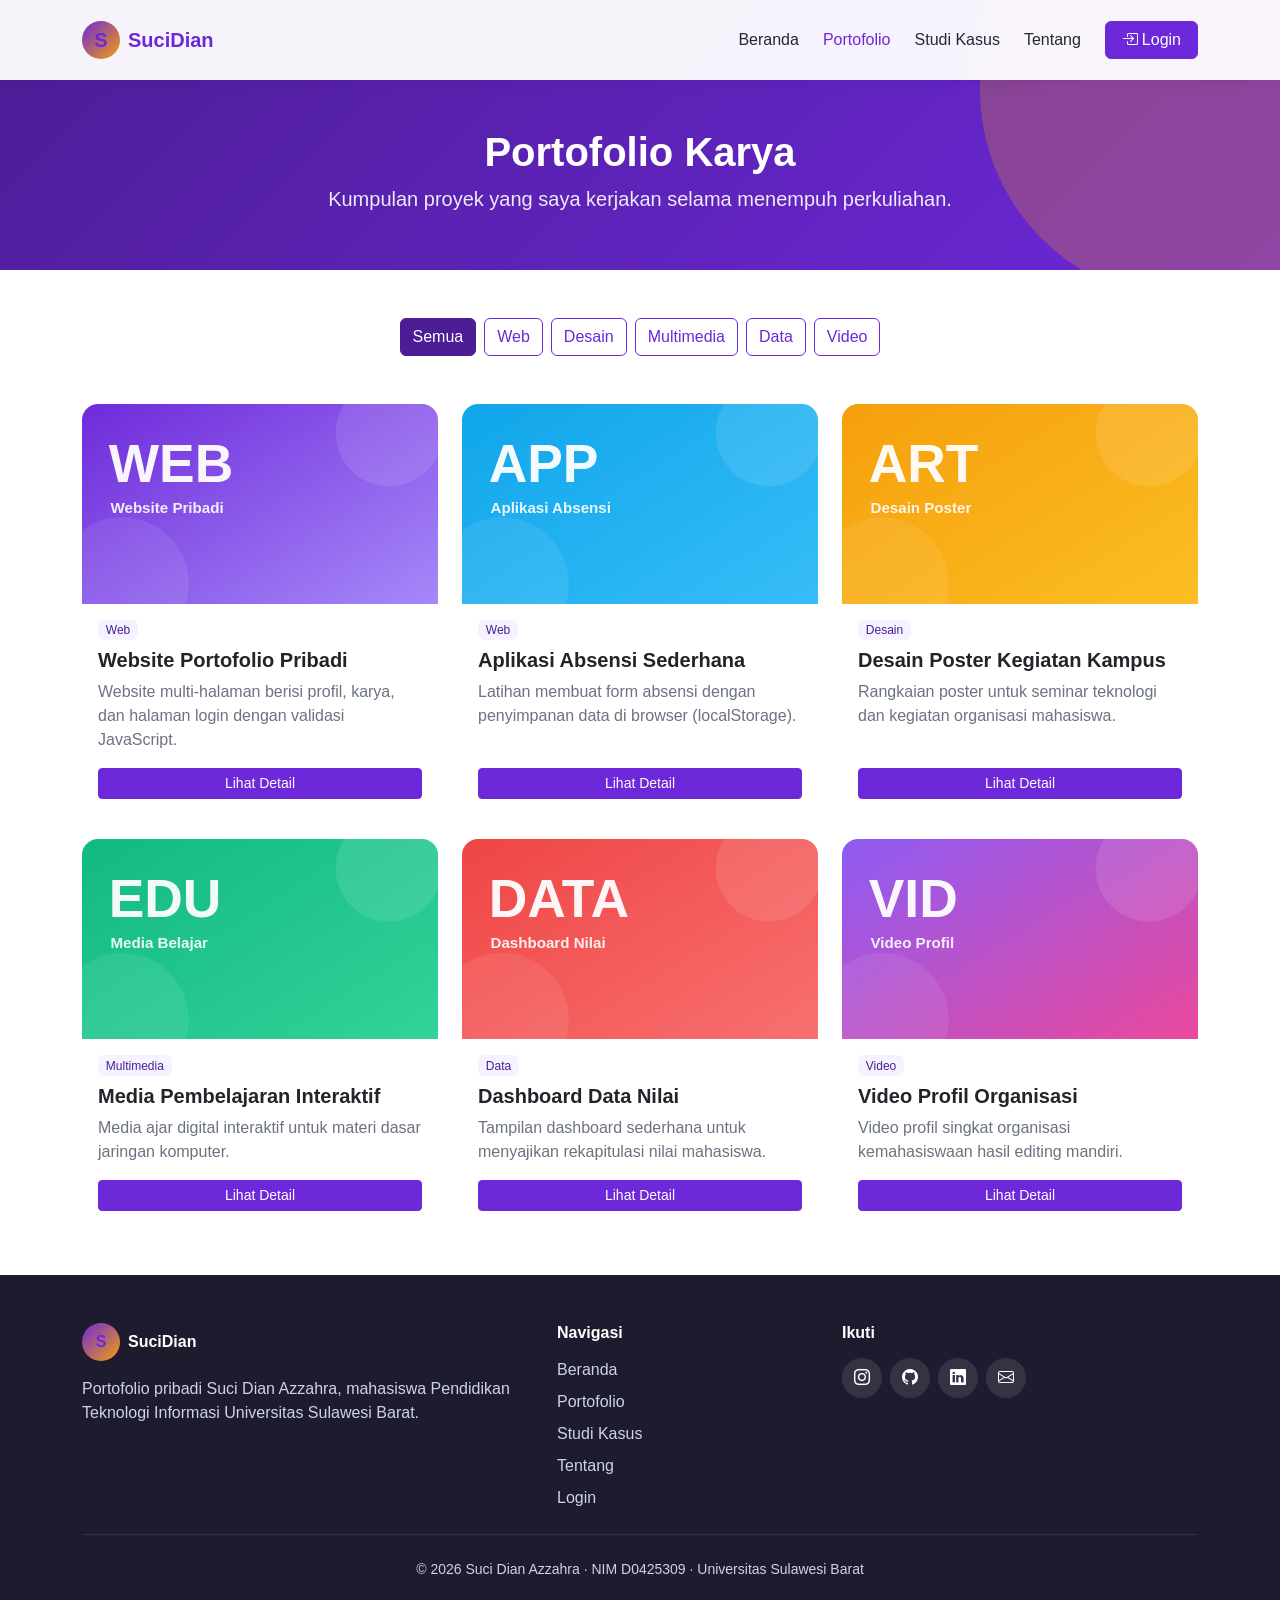
<file: projects.html>
<!DOCTYPE html>
<html lang="id">
<head>
  <meta charset="UTF-8">
  <meta name="viewport" content="width=device-width, initial-scale=1">
  <meta name="description" content="Daftar karya dan proyek portofolio Suci Dian Azzahra.">
  <title>Portofolio | Suci Dian Azzahra</title>

  <link href="https://cdn.jsdelivr.net/npm/bootstrap@5.3.3/dist/css/bootstrap.min.css" rel="stylesheet">
  <link href="https://cdn.jsdelivr.net/npm/bootstrap-icons@1.11.3/font/bootstrap-icons.min.css" rel="stylesheet">
  <link rel="stylesheet" href="css/style.css">
</head>
<body>

  <!-- ================= NAVBAR ================= -->
  <nav class="navbar navbar-expand-lg navbar-light fixed-top py-3">
    <div class="container">
      <a class="navbar-brand d-flex align-items-center gap-2 fw-bold" href="index.html">
        <span class="brand-logo">S</span>
        <span>Suci<span class="text-primary">Dian</span></span>
      </a>
      <button class="navbar-toggler" type="button" data-bs-toggle="collapse" data-bs-target="#navMenu"
              aria-controls="navMenu" aria-expanded="false" aria-label="Buka menu navigasi">
        <span class="navbar-toggler-icon"></span>
      </button>
      <div class="collapse navbar-collapse" id="navMenu">
        <ul class="navbar-nav ms-auto mb-2 mb-lg-0 align-items-lg-center gap-lg-2">
          <li class="nav-item"><a class="nav-link" href="index.html">Beranda</a></li>
          <li class="nav-item"><a class="nav-link" href="projects.html">Portofolio</a></li>
          <li class="nav-item"><a class="nav-link" href="detail.html">Studi Kasus</a></li>
          <li class="nav-item"><a class="nav-link" href="about.html">Tentang</a></li>
          <li class="nav-item ms-lg-2">
            <a class="btn btn-primary px-3" href="login.html">
              <i class="bi bi-box-arrow-in-right me-1"></i>Login
            </a>
          </li>
        </ul>
      </div>
    </div>
  </nav>

  <!-- ================= HEADER HALAMAN ================= -->
  <section class="hero" style="padding: 8rem 0 3.5rem;">
    <div class="container text-center position-relative" style="z-index: 1;">
      <h1 class="fw-bold mb-2">Portofolio Karya</h1>
      <p class="lead mb-0">Kumpulan proyek yang saya kerjakan selama menempuh perkuliahan.</p>
    </div>
  </section>

  <!-- ================= DAFTAR PROYEK ================= -->
  <section class="py-5">
    <div class="container">

      <!-- Tombol filter (Bootstrap button group) -->
      <div class="d-flex justify-content-center flex-wrap gap-2 mb-5" role="group" aria-label="Filter kategori proyek">
        <button class="btn btn-primary filter-btn active" data-filter="all">Semua</button>
        <button class="btn btn-outline-primary filter-btn" data-filter="web">Web</button>
        <button class="btn btn-outline-primary filter-btn" data-filter="desain">Desain</button>
        <button class="btn btn-outline-primary filter-btn" data-filter="multimedia">Multimedia</button>
        <button class="btn btn-outline-primary filter-btn" data-filter="data">Data</button>
        <button class="btn btn-outline-primary filter-btn" data-filter="video">Video</button>
      </div>

      <!-- Grid kartu proyek -->
      <div class="row g-4" id="projectGrid">

        <!-- Proyek 1 -->
        <div class="col-md-6 col-lg-4 project-item" data-kategori="web">
          <div class="card card-hover h-100">
            <img src="img/project-1.svg" class="portfolio-thumb w-100" alt="Website Portofolio Pribadi">
            <div class="card-body d-flex flex-column">
              <span class="badge badge-soft mb-2 align-self-start">Web</span>
              <h5 class="card-title fw-bold">Website Portofolio Pribadi</h5>
              <p class="card-text text-muted-soft flex-grow-1">
                Website multi-halaman berisi profil, karya, dan halaman login dengan validasi JavaScript.
              </p>
              <a href="detail.html" class="btn btn-primary btn-sm">Lihat Detail</a>
            </div>
          </div>
        </div>

        <!-- Proyek 2 -->
        <div class="col-md-6 col-lg-4 project-item" data-kategori="web">
          <div class="card card-hover h-100">
            <img src="img/project-2.svg" class="portfolio-thumb w-100" alt="Aplikasi Absensi Sederhana">
            <div class="card-body d-flex flex-column">
              <span class="badge badge-soft mb-2 align-self-start">Web</span>
              <h5 class="card-title fw-bold">Aplikasi Absensi Sederhana</h5>
              <p class="card-text text-muted-soft flex-grow-1">
                Latihan membuat form absensi dengan penyimpanan data di browser (localStorage).
              </p>
              <a href="detail.html" class="btn btn-primary btn-sm">Lihat Detail</a>
            </div>
          </div>
        </div>

        <!-- Proyek 3 -->
        <div class="col-md-6 col-lg-4 project-item" data-kategori="desain">
          <div class="card card-hover h-100">
            <img src="img/project-3.svg" class="portfolio-thumb w-100" alt="Desain Poster Kegiatan Kampus">
            <div class="card-body d-flex flex-column">
              <span class="badge badge-soft mb-2 align-self-start">Desain</span>
              <h5 class="card-title fw-bold">Desain Poster Kegiatan Kampus</h5>
              <p class="card-text text-muted-soft flex-grow-1">
                Rangkaian poster untuk seminar teknologi dan kegiatan organisasi mahasiswa.
              </p>
              <a href="detail.html" class="btn btn-primary btn-sm">Lihat Detail</a>
            </div>
          </div>
        </div>

        <!-- Proyek 4 -->
        <div class="col-md-6 col-lg-4 project-item" data-kategori="multimedia">
          <div class="card card-hover h-100">
            <img src="img/project-4.svg" class="portfolio-thumb w-100" alt="Media Pembelajaran Interaktif">
            <div class="card-body d-flex flex-column">
              <span class="badge badge-soft mb-2 align-self-start">Multimedia</span>
              <h5 class="card-title fw-bold">Media Pembelajaran Interaktif</h5>
              <p class="card-text text-muted-soft flex-grow-1">
                Media ajar digital interaktif untuk materi dasar jaringan komputer.
              </p>
              <a href="detail.html" class="btn btn-primary btn-sm">Lihat Detail</a>
            </div>
          </div>
        </div>

        <!-- Proyek 5 -->
        <div class="col-md-6 col-lg-4 project-item" data-kategori="data">
          <div class="card card-hover h-100">
            <img src="img/project-5.svg" class="portfolio-thumb w-100" alt="Dashboard Data Nilai">
            <div class="card-body d-flex flex-column">
              <span class="badge badge-soft mb-2 align-self-start">Data</span>
              <h5 class="card-title fw-bold">Dashboard Data Nilai</h5>
              <p class="card-text text-muted-soft flex-grow-1">
                Tampilan dashboard sederhana untuk menyajikan rekapitulasi nilai mahasiswa.
              </p>
              <a href="detail.html" class="btn btn-primary btn-sm">Lihat Detail</a>
            </div>
          </div>
        </div>

        <!-- Proyek 6 -->
        <div class="col-md-6 col-lg-4 project-item" data-kategori="video">
          <div class="card card-hover h-100">
            <img src="img/project-6.svg" class="portfolio-thumb w-100" alt="Video Profil Organisasi">
            <div class="card-body d-flex flex-column">
              <span class="badge badge-soft mb-2 align-self-start">Video</span>
              <h5 class="card-title fw-bold">Video Profil Organisasi</h5>
              <p class="card-text text-muted-soft flex-grow-1">
                Video profil singkat organisasi kemahasiswaan hasil editing mandiri.
              </p>
              <a href="detail.html" class="btn btn-primary btn-sm">Lihat Detail</a>
            </div>
          </div>
        </div>

      </div>

      <!-- Pesan bila hasil filter kosong -->
      <p id="noResult" class="text-center text-muted-soft mt-4 d-none">
        Tidak ada proyek pada kategori ini.
      </p>
    </div>
  </section>

  <!-- ================= FOOTER ================= -->
  <footer class="pt-5 pb-4">
    <div class="container">
      <div class="row g-4">
        <div class="col-lg-5">
          <a class="navbar-brand d-flex align-items-center gap-2 fw-bold text-white mb-3" href="index.html">
            <span class="brand-logo">S</span> SuciDian
          </a>
          <p class="mb-0">Portofolio pribadi Suci Dian Azzahra, mahasiswa Pendidikan Teknologi Informasi Universitas Sulawesi Barat.</p>
        </div>
        <div class="col-lg-3 col-sm-6">
          <h6 class="text-white fw-bold mb-3">Navigasi</h6>
          <ul class="list-unstyled d-flex flex-column gap-2 mb-0">
            <li><a href="index.html">Beranda</a></li>
            <li><a href="projects.html">Portofolio</a></li>
            <li><a href="detail.html">Studi Kasus</a></li>
            <li><a href="about.html">Tentang</a></li>
            <li><a href="login.html">Login</a></li>
          </ul>
        </div>
        <div class="col-lg-4 col-sm-6">
          <h6 class="text-white fw-bold mb-3">Ikuti</h6>
          <div class="d-flex gap-2">
            <a href="#" class="social-icon" aria-label="Instagram"><i class="bi bi-instagram"></i></a>
            <a href="#" class="social-icon" aria-label="GitHub"><i class="bi bi-github"></i></a>
            <a href="#" class="social-icon" aria-label="LinkedIn"><i class="bi bi-linkedin"></i></a>
            <a href="#" class="social-icon" aria-label="Email"><i class="bi bi-envelope"></i></a>
          </div>
        </div>
      </div>
      <hr class="border-secondary my-4">
      <p class="text-center mb-0 small">
        &copy; <span id="tahun"></span> Suci Dian Azzahra &middot; NIM D0425309 &middot; Universitas Sulawesi Barat
      </p>
    </div>
  </footer>

  <button id="btnTop" class="btn btn-primary rounded-circle position-fixed d-none"
          style="right: 20px; bottom: 20px; width: 48px; height: 48px; z-index: 1050;"
          aria-label="Kembali ke atas">
    <i class="bi bi-arrow-up"></i>
  </button>

  <script src="https://cdn.jsdelivr.net/npm/bootstrap@5.3.3/dist/js/bootstrap.bundle.min.js"></script>
  <script src="js/main.js"></script>

  <!-- ================= FILTER KATEGORI (JavaScript) ================= -->
  <script>
    // Menampilkan/menyembunyikan kartu berdasarkan kategori yang dipilih
    const tombolFilter = document.querySelectorAll(".filter-btn");
    const itemProyek = document.querySelectorAll(".project-item");
    const noResult = document.getElementById("noResult");

    tombolFilter.forEach(function (tombol) {
      tombol.addEventListener("click", function () {
        // Atur gaya tombol aktif
        tombolFilter.forEach(function (b) {
          b.classList.remove("btn-primary", "active");
          b.classList.add("btn-outline-primary");
        });
        tombol.classList.add("btn-primary", "active");
        tombol.classList.remove("btn-outline-primary");

        const kategori = tombol.getAttribute("data-filter");
        let tampil = 0;

        itemProyek.forEach(function (item) {
          const cocok = kategori === "all" || item.getAttribute("data-kategori") === kategori;
          item.classList.toggle("d-none", !cocok);
          if (cocok) tampil++;
        });

        noResult.classList.toggle("d-none", tampil > 0);
      });
    });
  </script>
</body>
</html>
</file>
<file: css/style.css>
/* ==========================================================================
   style.css - Gaya kustom untuk Website Portofolio Suci Dian Azzahra
   Dipakai di semua halaman agar tampilan konsisten.
   ========================================================================== */

/* --------------------------------------------------------------------------
   1. Variabel warna (CSS Custom Properties)
   Memudahkan mengganti skema warna hanya dari satu tempat.
   -------------------------------------------------------------------------- */
:root {
  --suci-primary: #6d28d9;      /* Ungu utama */
  --suci-primary-dark: #4c1d95;
  --suci-accent: #f59e0b;       /* Kuning/oranye aksen */
  --suci-soft: #f5f3ff;         /* Latar ungu sangat muda */
  --suci-text: #1f2937;
  --suci-muted: #6b7280;
}

/* --------------------------------------------------------------------------
   2. Dasar (Body & Typography)
   -------------------------------------------------------------------------- */
body {
  font-family: "Segoe UI", Tahoma, Geneva, Verdana, sans-serif;
  color: var(--suci-text);
  background-color: #ffffff;
  scroll-behavior: smooth;
}

/* Bootstrap: timpa warna tombol primer agar sesuai tema */
.btn-primary {
  --bs-btn-bg: var(--suci-primary);
  --bs-btn-border-color: var(--suci-primary);
  --bs-btn-hover-bg: var(--suci-primary-dark);
  --bs-btn-hover-border-color: var(--suci-primary-dark);
  --bs-btn-active-bg: var(--suci-primary-dark);
  --bs-btn-active-border-color: var(--suci-primary-dark);
}

.btn-outline-primary {
  --bs-btn-color: var(--suci-primary);
  --bs-btn-border-color: var(--suci-primary);
  --bs-btn-hover-bg: var(--suci-primary);
  --bs-btn-hover-border-color: var(--suci-primary);
  --bs-btn-active-bg: var(--suci-primary);
}

.text-primary { color: var(--suci-primary) !important; }

/* --------------------------------------------------------------------------
   3. Navbar
   -------------------------------------------------------------------------- */
.navbar {
  background-color: rgba(255, 255, 255, 0.95);
  backdrop-filter: blur(8px);
  box-shadow: 0 2px 12px rgba(0, 0, 0, 0.06);
}

.navbar-brand span { color: var(--suci-primary); }

.brand-logo {
  width: 38px;
  height: 38px;
  border-radius: 50%;
  background: linear-gradient(135deg, var(--suci-primary), var(--suci-accent));
  color: #fff;
  display: inline-flex;
  align-items: center;
  justify-content: center;
  font-weight: 700;
}

.nav-link {
  font-weight: 500;
  color: var(--suci-text) !important;
}

.nav-link:hover,
.nav-link.active {
  color: var(--suci-primary) !important;
}

/* --------------------------------------------------------------------------
   4. Hero / Bagian Pembuka
   -------------------------------------------------------------------------- */
.hero {
  background: linear-gradient(135deg, var(--suci-primary-dark), var(--suci-primary));
  color: #fff;
  padding: 7rem 0 5rem;
  position: relative;
  overflow: hidden;
}

.hero::after {
  content: "";
  position: absolute;
  width: 420px;
  height: 420px;
  background: rgba(245, 158, 11, 0.25);
  border-radius: 50%;
  top: -120px;
  right: -120px;
}

.hero h1 { font-weight: 800; }
.hero .lead { color: rgba(255, 255, 255, 0.9); }

.hero-avatar {
  width: 260px;
  height: 260px;
  object-fit: cover;
  border-radius: 50%;
  border: 6px solid rgba(255, 255, 255, 0.5);
  box-shadow: 0 12px 40px rgba(0, 0, 0, 0.3);
}

/* Section umum */
.section-title {
  font-weight: 700;
  color: var(--suci-primary-dark);
}

.section-soft { background-color: var(--suci-soft); }

/* --------------------------------------------------------------------------
   5. Kartu (Card)
   -------------------------------------------------------------------------- */
.card {
  border: none;
  border-radius: 1rem;
  transition: transform 0.25s ease, box-shadow 0.25s ease;
}

.card-hover:hover {
  transform: translateY(-6px);
  box-shadow: 0 14px 34px rgba(109, 40, 217, 0.18);
}

.card-icon {
  width: 56px;
  height: 56px;
  border-radius: 0.85rem;
  background: var(--suci-soft);
  color: var(--suci-primary);
  display: inline-flex;
  align-items: center;
  justify-content: center;
  font-size: 1.5rem;
}

/* Kartu portofolio (gambar seragam) */
.portfolio-thumb {
  height: 200px;
  object-fit: cover;
  border-top-left-radius: 1rem;
  border-top-right-radius: 1rem;
}

/* --------------------------------------------------------------------------
   6. Badge & Skill bar
   -------------------------------------------------------------------------- */
.badge-soft {
  background-color: var(--suci-soft);
  color: var(--suci-primary-dark);
  font-weight: 500;
}

.skill-bar {
  height: 10px;
  border-radius: 999px;
  background: #ede9fe;
}

.skill-bar .progress-bar {
  background: linear-gradient(90deg, var(--suci-primary), var(--suci-accent));
}

/* --------------------------------------------------------------------------
   7. Footer
   -------------------------------------------------------------------------- */
footer {
  background-color: #1e1b2e;
  color: #cbd5e1;
}

footer a { color: #cbd5e1; text-decoration: none; }
footer a:hover { color: #fff; }

.social-icon {
  width: 40px;
  height: 40px;
  border-radius: 50%;
  background: rgba(255, 255, 255, 0.1);
  color: #fff;
  display: inline-flex;
  align-items: center;
  justify-content: center;
  transition: background 0.2s ease;
}

.social-icon:hover { background: var(--suci-primary); }

/* --------------------------------------------------------------------------
   8. Halaman Login
   -------------------------------------------------------------------------- */
.login-wrapper {
  min-height: 100vh;
  background: linear-gradient(135deg, var(--suci-primary-dark), var(--suci-primary));
}

.login-card {
  border-radius: 1.25rem;
  box-shadow: 0 20px 50px rgba(0, 0, 0, 0.25);
}

/* Tautan "lupa sandi" gaya */
.link-primary { color: var(--suci-primary); text-decoration: none; }
.link-primary:hover { text-decoration: underline; }

/* --------------------------------------------------------------------------
   9. Utilitas tambahan
   -------------------------------------------------------------------------- */
.text-muted-soft { color: var(--suci-muted); }

.rounded-top-4 { border-top-left-radius: 1rem; border-top-right-radius: 1rem; }

/* Animasi masuk sederhana */
.fade-up {
  animation: fadeUp 0.7s ease both;
}

@keyframes fadeUp {
  from { opacity: 0; transform: translateY(18px); }
  to { opacity: 1; transform: translateY(0); }
}
</file>
